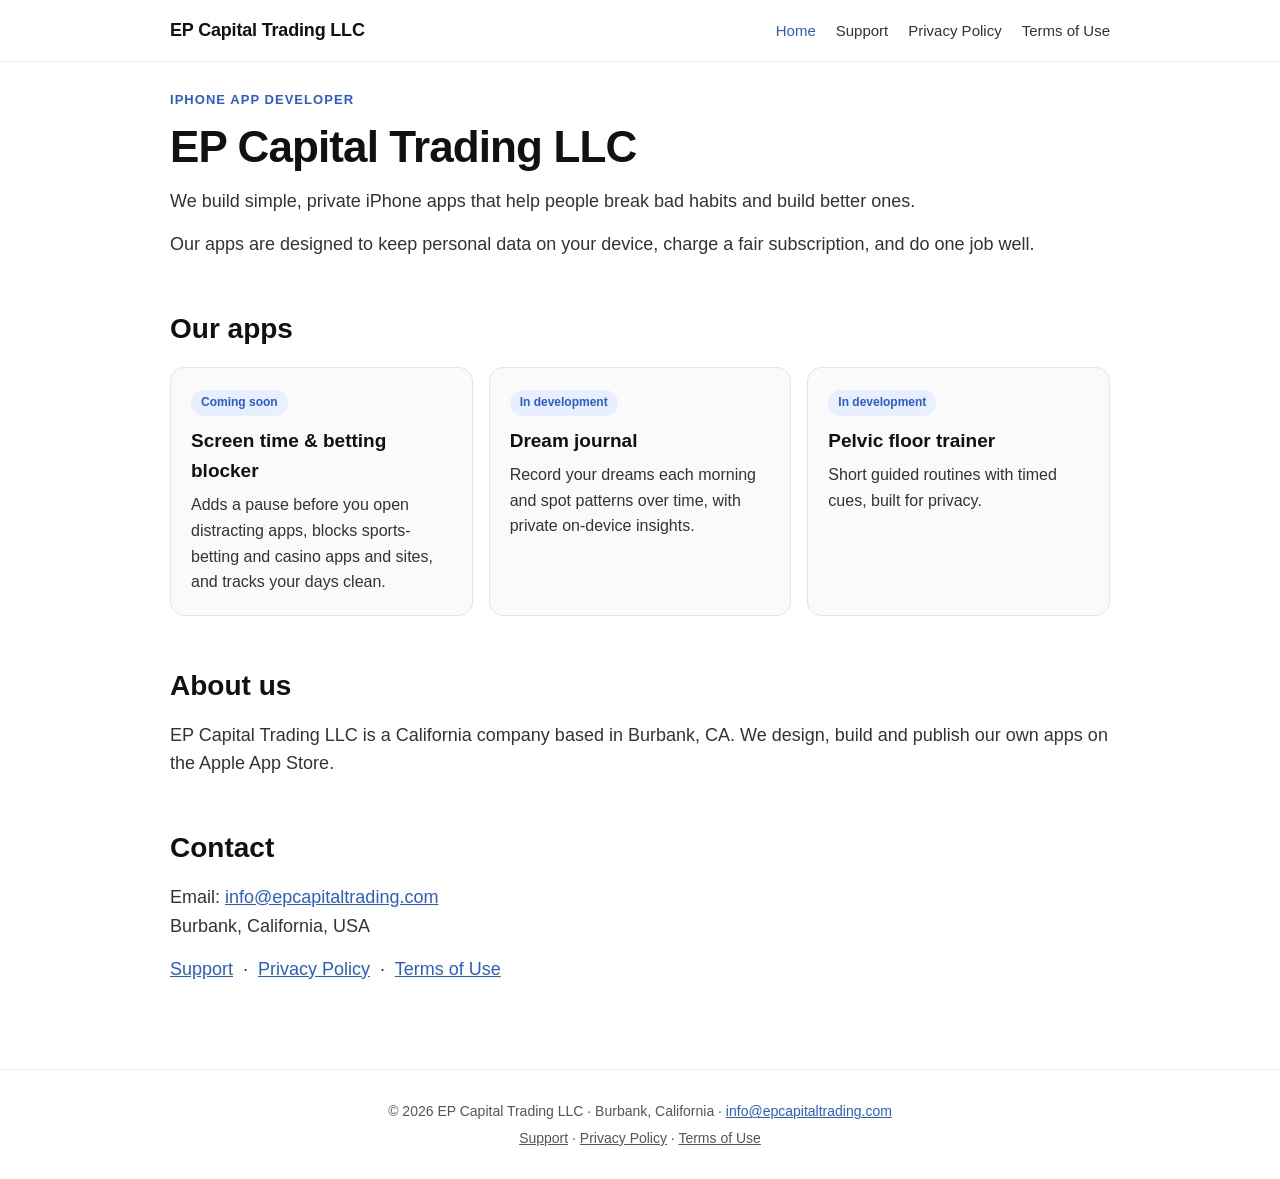
<file: index.html>
<!DOCTYPE html>
<html lang="en"><head><meta charset="utf-8"><meta name="viewport" content="width=device-width,initial-scale=1">
<title>EP Capital Trading LLC</title>
<meta name="description" content="EP Capital Trading LLC builds simple, private iPhone apps that help people break bad habits and build better ones.">
<link rel="stylesheet" href="/style.css"></head>
<body>
<header><div class="nav"><a class="brand" href="/">EP Capital Trading LLC</a><nav><a href="/" class="active">Home</a><a href="/support/">Support</a><a href="/privacy-policy/">Privacy Policy</a><a href="/terms-of-use/">Terms of Use</a></nav></div></header>
<main>
<style>.epc{font-family:-apple-system,BlinkMacSystemFont,"Helvetica Neue",Arial,sans-serif;color:#111;max-width:980px;margin:0 auto;padding:24px 20px;line-height:1.6}.epc h1{font-size:44px;line-height:1.1;margin:0 0 16px;font-weight:700;letter-spacing:-.02em}.epc h2{font-size:28px;margin:48px 0 12px;font-weight:700}.epc p{font-size:18px;color:#333;margin:0 0 14px}.epc .tag{display:inline-block;font-size:13px;font-weight:600;letter-spacing:.08em;text-transform:uppercase;color:#2a5bd7;margin-bottom:12px}.epc .grid{display:grid;grid-template-columns:repeat(auto-fit,minmax(260px,1fr));gap:16px;margin-top:16px}.epc .card{border:1px solid #e5e5e5;border-radius:14px;padding:20px;background:#fafafa}.epc .card h3{margin:0 0 6px;font-size:19px}.epc .card p{font-size:16px;margin:0}.epc .badge{display:inline-block;font-size:12px;font-weight:600;padding:3px 10px;border-radius:99px;background:#e8efff;color:#2a5bd7;margin-bottom:10px}.epc a{color:#2a5bd7}</style>
<div class="epc">
<span class="tag">iPhone app developer</span>
<h1>EP Capital Trading LLC</h1>
<p>We build simple, private iPhone apps that help people break bad habits and build better ones.</p>
<p>Our apps are designed to keep personal data on your device, charge a fair subscription, and do one job well.</p>
<h2>Our apps</h2>
<div class="grid">
<div class="card"><span class="badge">Coming soon</span><h3>Screen time &amp; betting blocker</h3><p>Adds a pause before you open distracting apps, blocks sports-betting and casino apps and sites, and tracks your days clean.</p></div>
<div class="card"><span class="badge">In development</span><h3>Dream journal</h3><p>Record your dreams each morning and spot patterns over time, with private on-device insights.</p></div>
<div class="card"><span class="badge">In development</span><h3>Pelvic floor trainer</h3><p>Short guided routines with timed cues, built for privacy.</p></div>
</div>
<h2>About us</h2>
<p>EP Capital Trading LLC is a California company based in Burbank, CA. We design, build and publish our own apps on the Apple App Store.</p>
<h2>Contact</h2>
<p>Email: <a href="mailto:info@epcapitaltrading.com">info@epcapitaltrading.com</a><br>Burbank, California, USA</p>
<p><a href="/support/">Support</a> &nbsp;·&nbsp; <a href="/privacy-policy/">Privacy Policy</a> &nbsp;·&nbsp; <a href="/terms-of-use/">Terms of Use</a></p>
</div>

</main>
<footer>&copy; 2026 EP Capital Trading LLC &middot; Burbank, California &middot; <a class="mail" href="mailto:info@epcapitaltrading.com">info@epcapitaltrading.com</a><br><a href="/support/">Support</a> &middot; <a href="/privacy-policy/">Privacy Policy</a> &middot; <a href="/terms-of-use/">Terms of Use</a></footer>
</body></html>
</file>
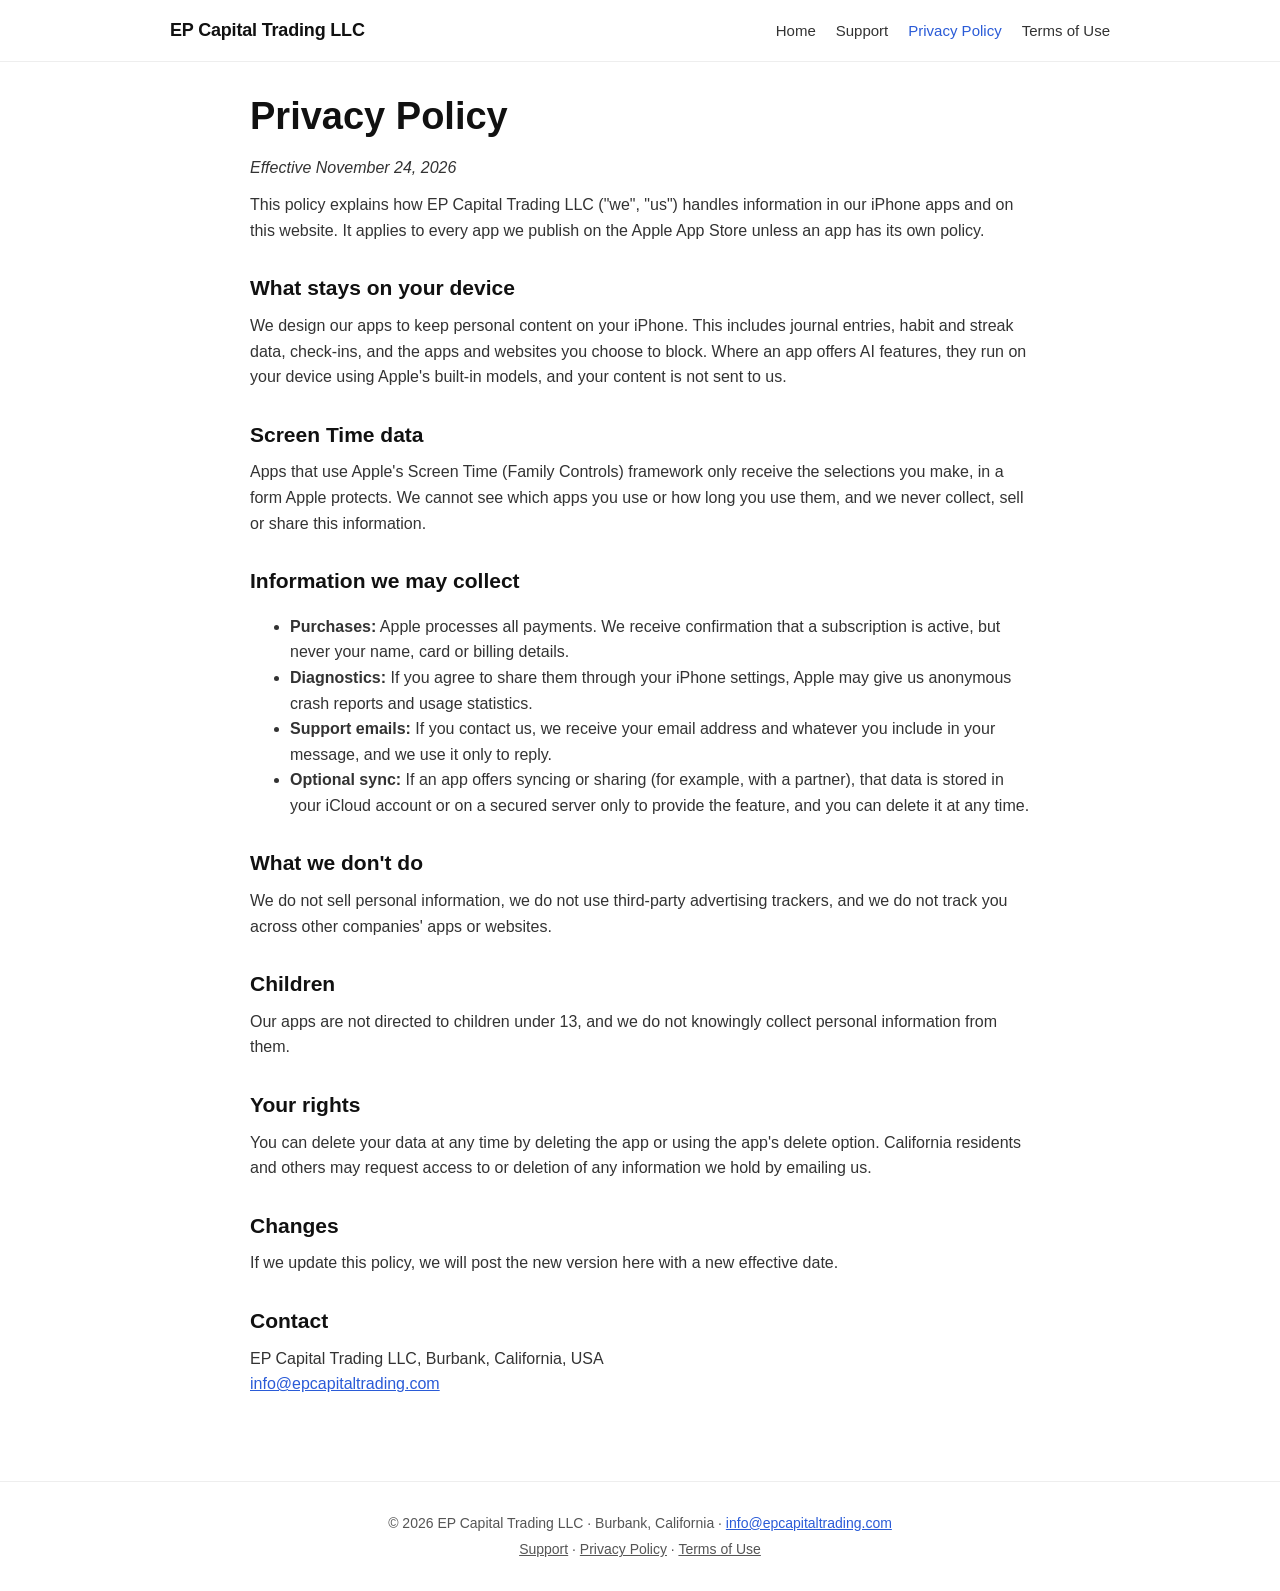
<file: privacy-policy/index.html>
<!DOCTYPE html>
<html lang="en"><head><meta charset="utf-8"><meta name="viewport" content="width=device-width,initial-scale=1">
<title>Privacy Policy — EP Capital Trading LLC</title>
<meta name="description" content="EP Capital Trading LLC builds simple, private iPhone apps that help people break bad habits and build better ones.">
<link rel="stylesheet" href="/style.css"></head>
<body>
<header><div class="nav"><a class="brand" href="/">EP Capital Trading LLC</a><nav><a href="/">Home</a><a href="/support/">Support</a><a href="/privacy-policy/" class="active">Privacy Policy</a><a href="/terms-of-use/">Terms of Use</a></nav></div></header>
<main>
<style>.epc{font-family:-apple-system,BlinkMacSystemFont,"Helvetica Neue",Arial,sans-serif;color:#111;max-width:820px;margin:0 auto;padding:24px 20px;line-height:1.6}.epc h1{font-size:38px;margin:0 0 8px;font-weight:700}.epc h2{font-size:21px;margin:28px 0 8px;font-weight:700}.epc p,.epc li{font-size:16px;color:#333}.epc p{margin:0 0 12px}.epc a{color:#2a5bd7}</style>
<div class="epc">
<h1>Privacy Policy</h1>
<p><em>Effective November 24, 2026</em></p>
<p>This policy explains how EP Capital Trading LLC ("we", "us") handles information in our iPhone apps and on this website. It applies to every app we publish on the Apple App Store unless an app has its own policy.</p>
<h2>What stays on your device</h2>
<p>We design our apps to keep personal content on your iPhone. This includes journal entries, habit and streak data, check-ins, and the apps and websites you choose to block. Where an app offers AI features, they run on your device using Apple's built-in models, and your content is not sent to us.</p>
<h2>Screen Time data</h2>
<p>Apps that use Apple's Screen Time (Family Controls) framework only receive the selections you make, in a form Apple protects. We cannot see which apps you use or how long you use them, and we never collect, sell or share this information.</p>
<h2>Information we may collect</h2>
<ul>
<li><strong>Purchases:</strong> Apple processes all payments. We receive confirmation that a subscription is active, but never your name, card or billing details.</li>
<li><strong>Diagnostics:</strong> If you agree to share them through your iPhone settings, Apple may give us anonymous crash reports and usage statistics.</li>
<li><strong>Support emails:</strong> If you contact us, we receive your email address and whatever you include in your message, and we use it only to reply.</li>
<li><strong>Optional sync:</strong> If an app offers syncing or sharing (for example, with a partner), that data is stored in your iCloud account or on a secured server only to provide the feature, and you can delete it at any time.</li>
</ul>
<h2>What we don't do</h2>
<p>We do not sell personal information, we do not use third-party advertising trackers, and we do not track you across other companies' apps or websites.</p>
<h2>Children</h2>
<p>Our apps are not directed to children under 13, and we do not knowingly collect personal information from them.</p>
<h2>Your rights</h2>
<p>You can delete your data at any time by deleting the app or using the app's delete option. California residents and others may request access to or deletion of any information we hold by emailing us.</p>
<h2>Changes</h2>
<p>If we update this policy, we will post the new version here with a new effective date.</p>
<h2>Contact</h2>
<p>EP Capital Trading LLC, Burbank, California, USA<br><a href="mailto:info@epcapitaltrading.com">info@epcapitaltrading.com</a></p>
</div>

</main>
<footer>&copy; 2026 EP Capital Trading LLC &middot; Burbank, California &middot; <a class="mail" href="mailto:info@epcapitaltrading.com">info@epcapitaltrading.com</a><br><a href="/support/">Support</a> &middot; <a href="/privacy-policy/">Privacy Policy</a> &middot; <a href="/terms-of-use/">Terms of Use</a></footer>
</body></html>
</file>
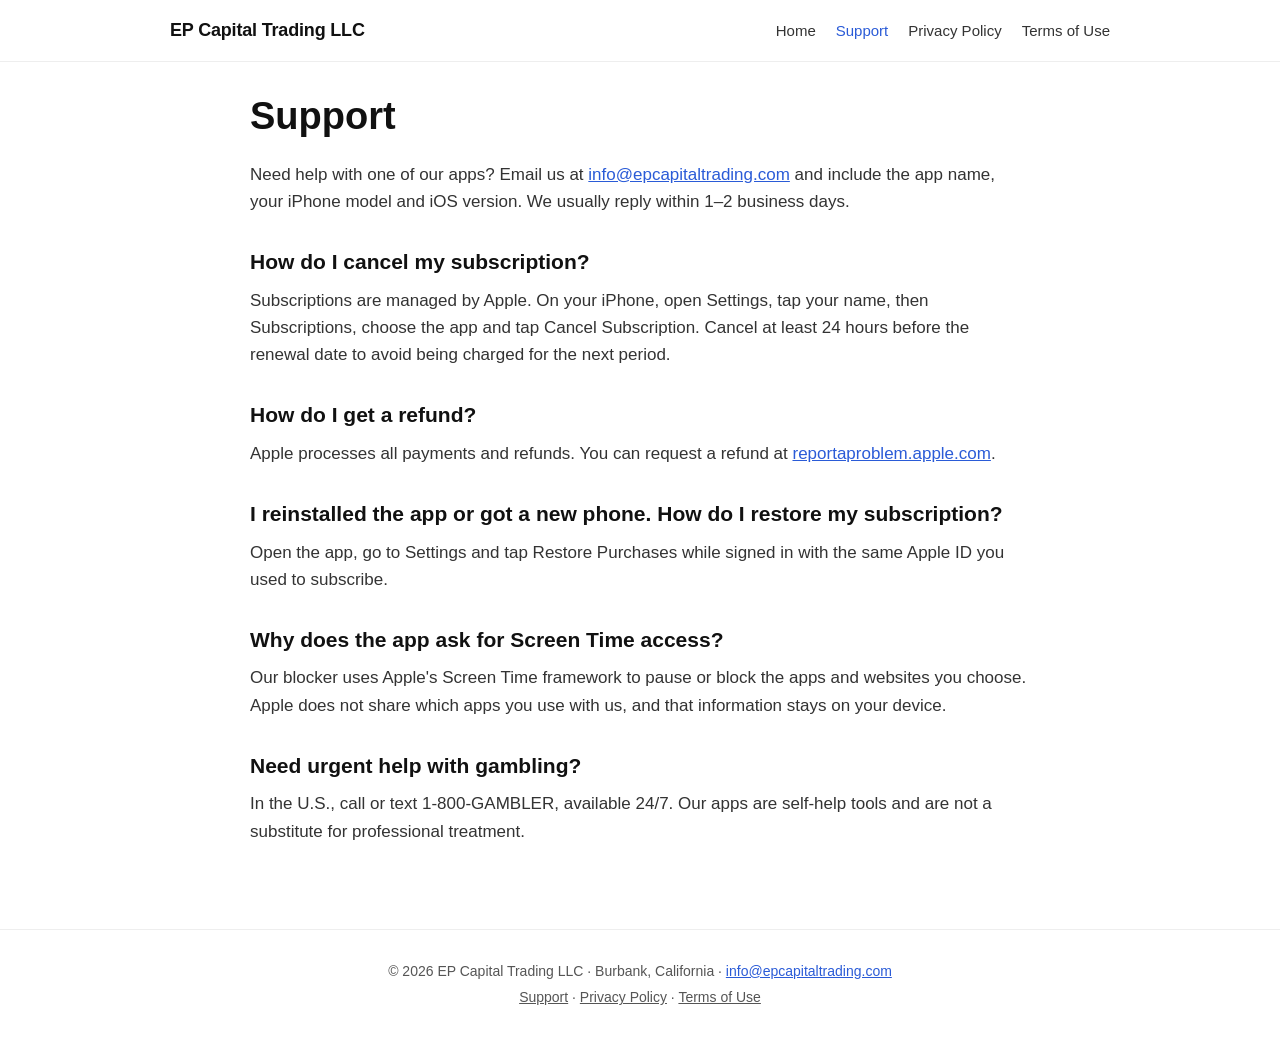
<file: support/index.html>
<!DOCTYPE html>
<html lang="en"><head><meta charset="utf-8"><meta name="viewport" content="width=device-width,initial-scale=1">
<title>Support — EP Capital Trading LLC</title>
<meta name="description" content="EP Capital Trading LLC builds simple, private iPhone apps that help people break bad habits and build better ones.">
<link rel="stylesheet" href="/style.css"></head>
<body>
<header><div class="nav"><a class="brand" href="/">EP Capital Trading LLC</a><nav><a href="/">Home</a><a href="/support/" class="active">Support</a><a href="/privacy-policy/">Privacy Policy</a><a href="/terms-of-use/">Terms of Use</a></nav></div></header>
<main>
<style>.epc{font-family:-apple-system,BlinkMacSystemFont,"Helvetica Neue",Arial,sans-serif;color:#111;max-width:820px;margin:0 auto;padding:24px 20px;line-height:1.6}.epc h1{font-size:38px;margin:0 0 14px;font-weight:700}.epc h2{font-size:21px;margin:30px 0 8px;font-weight:700}.epc p{font-size:17px;color:#333;margin:0 0 12px}.epc a{color:#2a5bd7}</style>
<div class="epc">
<h1>Support</h1>
<p>Need help with one of our apps? Email us at <a href="mailto:info@epcapitaltrading.com">info@epcapitaltrading.com</a> and include the app name, your iPhone model and iOS version. We usually reply within 1–2 business days.</p>
<h2>How do I cancel my subscription?</h2>
<p>Subscriptions are managed by Apple. On your iPhone, open Settings, tap your name, then Subscriptions, choose the app and tap Cancel Subscription. Cancel at least 24 hours before the renewal date to avoid being charged for the next period.</p>
<h2>How do I get a refund?</h2>
<p>Apple processes all payments and refunds. You can request a refund at <a href="https://reportaproblem.apple.com">reportaproblem.apple.com</a>.</p>
<h2>I reinstalled the app or got a new phone. How do I restore my subscription?</h2>
<p>Open the app, go to Settings and tap Restore Purchases while signed in with the same Apple ID you used to subscribe.</p>
<h2>Why does the app ask for Screen Time access?</h2>
<p>Our blocker uses Apple's Screen Time framework to pause or block the apps and websites you choose. Apple does not share which apps you use with us, and that information stays on your device.</p>
<h2>Need urgent help with gambling?</h2>
<p>In the U.S., call or text 1-800-GAMBLER, available 24/7. Our apps are self-help tools and are not a substitute for professional treatment.</p>
</div>

</main>
<footer>&copy; 2026 EP Capital Trading LLC &middot; Burbank, California &middot; <a class="mail" href="mailto:info@epcapitaltrading.com">info@epcapitaltrading.com</a><br><a href="/support/">Support</a> &middot; <a href="/privacy-policy/">Privacy Policy</a> &middot; <a href="/terms-of-use/">Terms of Use</a></footer>
</body></html>
</file>
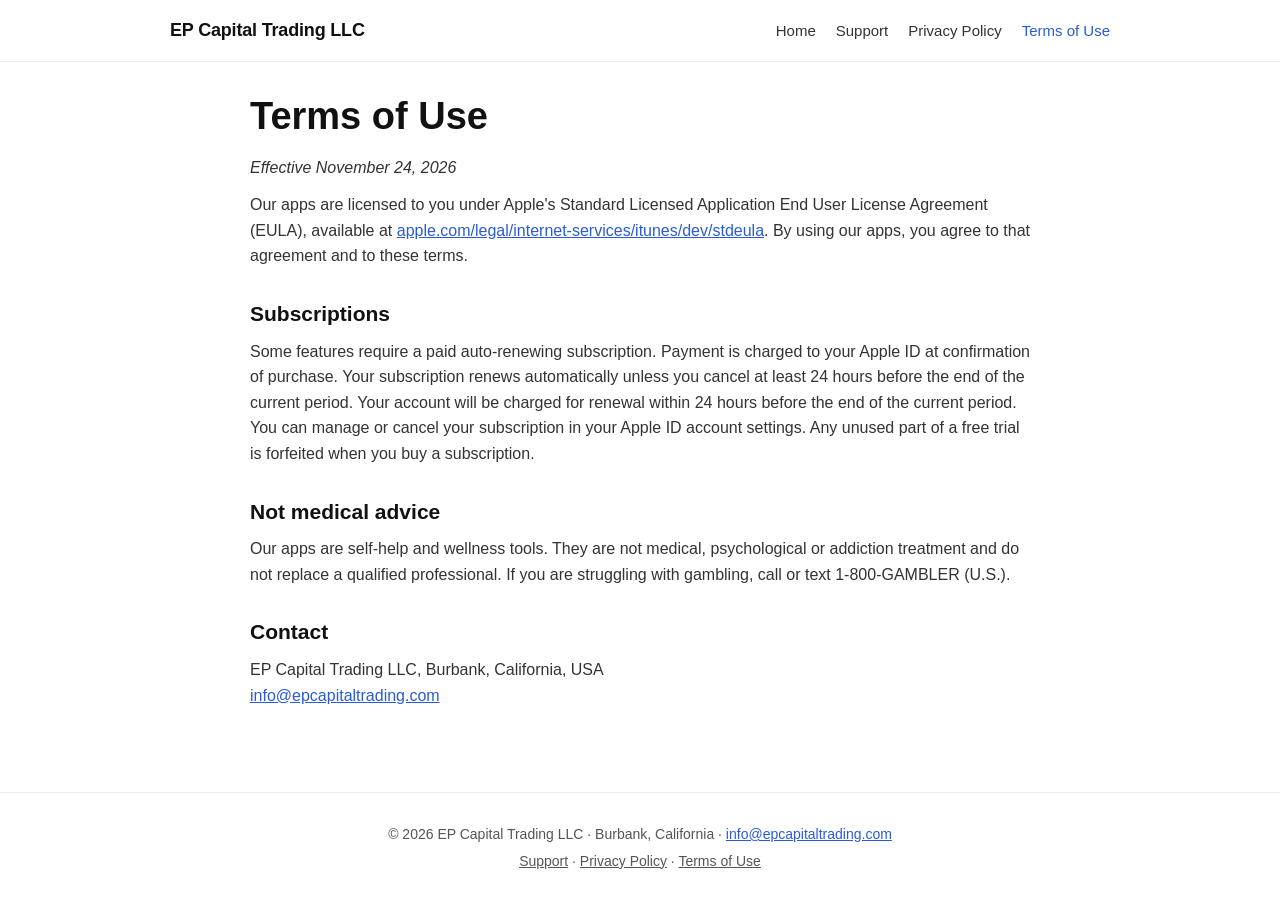
<file: terms-of-use/index.html>
<!DOCTYPE html>
<html lang="en"><head><meta charset="utf-8"><meta name="viewport" content="width=device-width,initial-scale=1">
<title>Terms of Use — EP Capital Trading LLC</title>
<meta name="description" content="EP Capital Trading LLC builds simple, private iPhone apps that help people break bad habits and build better ones.">
<link rel="stylesheet" href="/style.css"></head>
<body>
<header><div class="nav"><a class="brand" href="/">EP Capital Trading LLC</a><nav><a href="/">Home</a><a href="/support/">Support</a><a href="/privacy-policy/">Privacy Policy</a><a href="/terms-of-use/" class="active">Terms of Use</a></nav></div></header>
<main>
<style>.epc{font-family:-apple-system,BlinkMacSystemFont,"Helvetica Neue",Arial,sans-serif;color:#111;max-width:820px;margin:0 auto;padding:24px 20px;line-height:1.6}.epc h1{font-size:38px;margin:0 0 8px;font-weight:700}.epc h2{font-size:21px;margin:28px 0 8px;font-weight:700}.epc p{font-size:16px;color:#333;margin:0 0 12px}.epc a{color:#2a5bd7}</style>
<div class="epc">
<h1>Terms of Use</h1>
<p><em>Effective November 24, 2026</em></p>
<p>Our apps are licensed to you under Apple's Standard Licensed Application End User License Agreement (EULA), available at <a href="https://www.apple.com/legal/internet-services/itunes/dev/stdeula/">apple.com/legal/internet-services/itunes/dev/stdeula</a>. By using our apps, you agree to that agreement and to these terms.</p>
<h2>Subscriptions</h2>
<p>Some features require a paid auto-renewing subscription. Payment is charged to your Apple ID at confirmation of purchase. Your subscription renews automatically unless you cancel at least 24 hours before the end of the current period. Your account will be charged for renewal within 24 hours before the end of the current period. You can manage or cancel your subscription in your Apple ID account settings. Any unused part of a free trial is forfeited when you buy a subscription.</p>
<h2>Not medical advice</h2>
<p>Our apps are self-help and wellness tools. They are not medical, psychological or addiction treatment and do not replace a qualified professional. If you are struggling with gambling, call or text 1-800-GAMBLER (U.S.).</p>
<h2>Contact</h2>
<p>EP Capital Trading LLC, Burbank, California, USA<br><a href="mailto:info@epcapitaltrading.com">info@epcapitaltrading.com</a></p>
</div>

</main>
<footer>&copy; 2026 EP Capital Trading LLC &middot; Burbank, California &middot; <a class="mail" href="mailto:info@epcapitaltrading.com">info@epcapitaltrading.com</a><br><a href="/support/">Support</a> &middot; <a href="/privacy-policy/">Privacy Policy</a> &middot; <a href="/terms-of-use/">Terms of Use</a></footer>
</body></html>
</file>
<file: style.css>
:root{--blue:#2a5bd7}*{box-sizing:border-box}body{margin:0;font-family:-apple-system,BlinkMacSystemFont,"Helvetica Neue",Arial,sans-serif;color:#111;background:#fff;line-height:1.6}
header{border-bottom:1px solid #eee;background:#fff;position:sticky;top:0;z-index:10}
.nav{max-width:980px;margin:0 auto;padding:16px 20px;display:flex;align-items:center;justify-content:space-between;gap:16px;flex-wrap:wrap}
.brand{font-weight:700;font-size:18px;color:#111;text-decoration:none;letter-spacing:-.01em}
.nav nav a{color:#333;text-decoration:none;margin-left:20px;font-size:15px}.nav nav a:hover,.nav nav a.active{color:var(--blue)}
footer{border-top:1px solid #eee;margin-top:48px;padding:28px 20px;text-align:center;font-size:14px;color:#555;line-height:1.9}footer a{color:#555}footer a.mail{color:var(--blue)}
@media(max-width:600px){.nav nav a{margin:0 14px 0 0}.epc h1{font-size:34px!important}}
</file>
